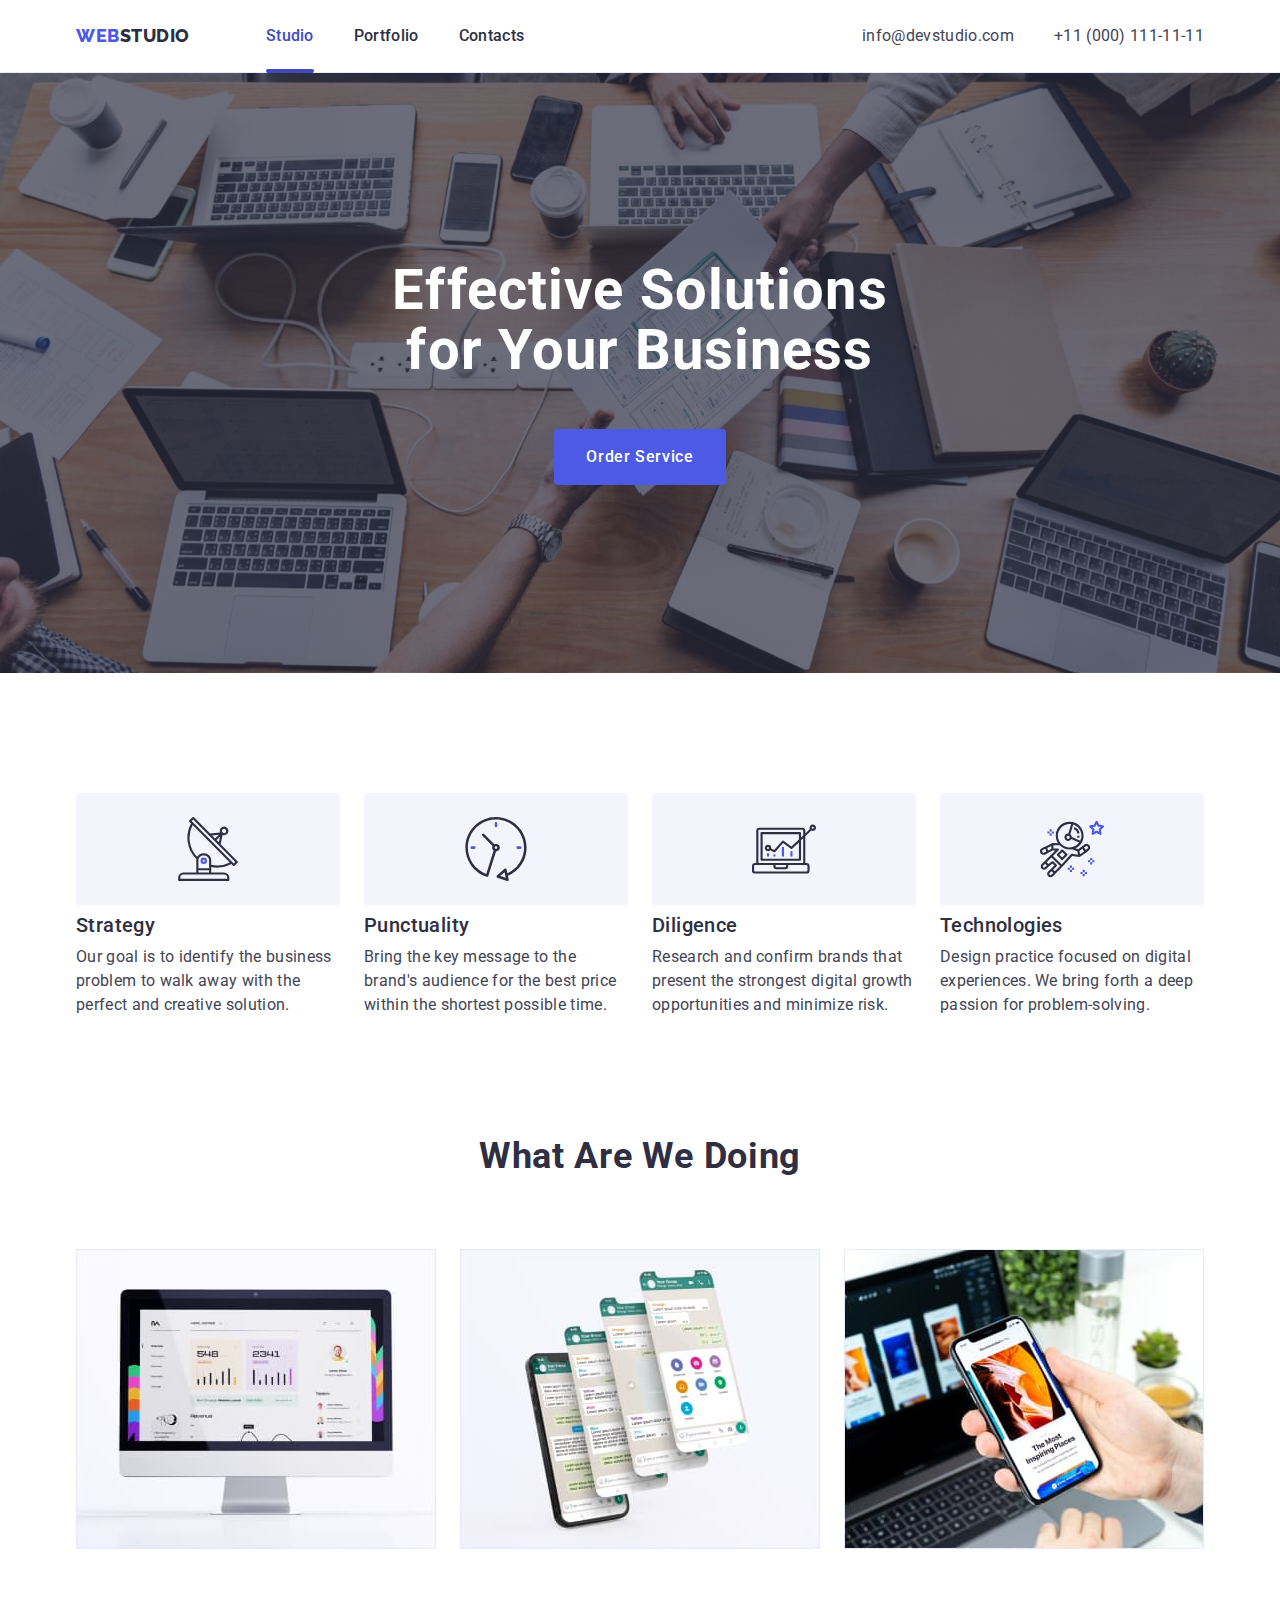
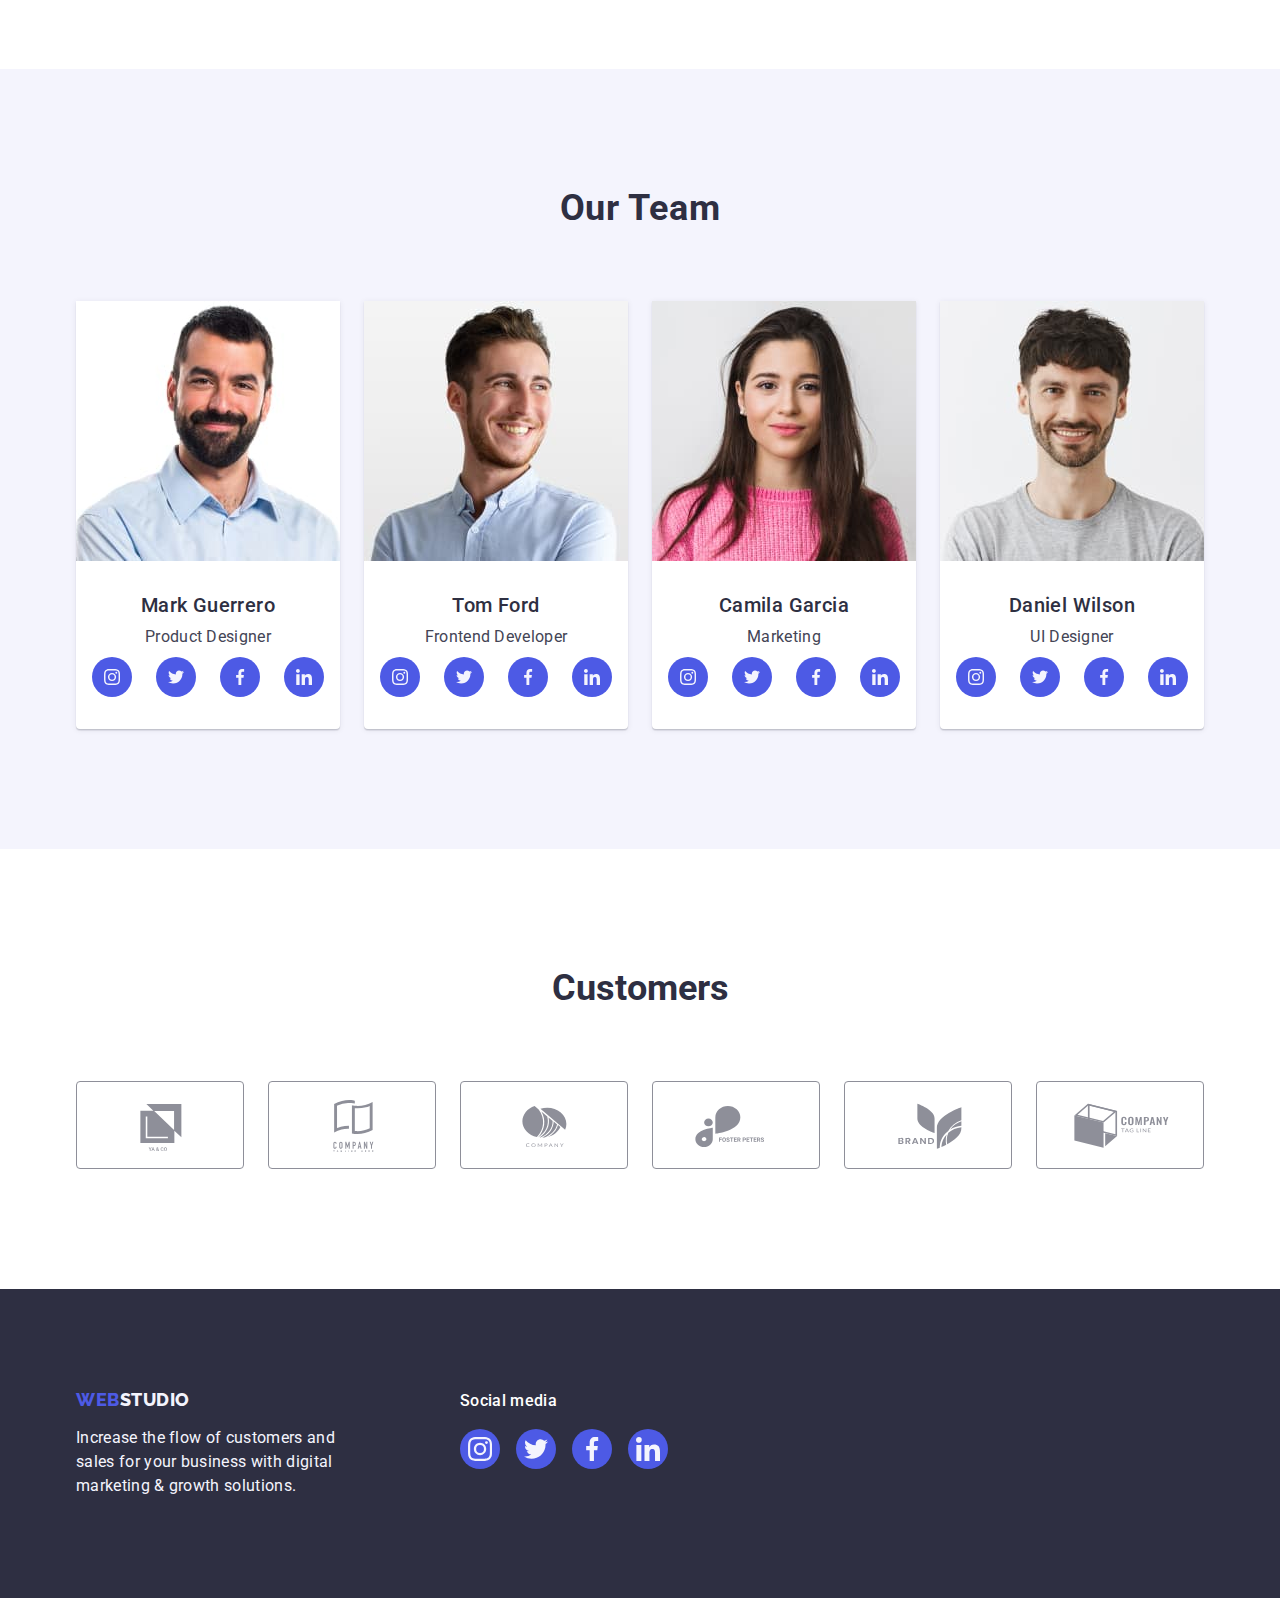
<file: index.html>
<!DOCTYPE html>
<html lang="en">
  <head>
    <meta charset="UTF-8" />
    <meta name="viewport" content="width=device-width, initial-scale=1.0" />
    <title>Document</title>
    <link rel="preconnect" href="https://fonts.googleapis.com" />
    <link rel="preconnect" href="https://fonts.gstatic.com" crossorigin />
    <link
      href="https://fonts.googleapis.com/css2?family=Raleway:wght@800&family=Roboto:wght@400;500;700;900&display=swap"
      rel="stylesheet"
    />
    <link
      rel="stylesheet"
      href="https://cdnjs.cloudflare.com/ajax/libs/modern-normalize/1.0.0/modern-normalize.min.css"
    />
    <link rel="stylesheet" href="./css/styles.css" />
  </head>
  <body>
    <header class="header-backround">
      <div class="container header-container">
        <nav class="section-nav-bar">
          <a href="./index.html" class="logo link logo-nav">
            Web<span class="logo-span">Studio</span></a
          >
          <ul class="list nav-list">
            <li>
              <a href="./index.html" class="font-nav link is-active">Studio</a>
            </li>
            <li>
              <a href="./portfolio.html" class="font-nav link">Portfolio</a>
            </li>
            <li>
              <a href="" class="font-nav link">Contacts</a>
            </li>
          </ul>
        </nav>
        <address class="address">
          <ul class="list address-list">
            <li>
              <a href="mailto:info@devstudio.com" class="font-adress link"
                >info@devstudio.com</a
              >
            </li>
            <li>
              <a href="tel:+110001111111" class="font-adress link"
                >+11 (000) 111-11-11</a
              >
            </li>
          </ul>
        </address>
      </div>
    </header>

    <main>
      <section class="section-one-background">
        <div class="container">
          <h1 class="text-h-one">Effective Solutions for Your Business</h1>
          <button class="order-service-button" type="button" data-modal-open>
            Order Service
          </button>
        </div>
      </section>
      <section class="section">
        <div class="container">
          <h2 class="hide-h-two">Features</h2>
          <ul class="list section-two-list">
            <li class="list-items">
              <div class="icons-container">
                <svg class="svgs" width="64" height="64">
                  <use href="./images/icons.svg#icon-antenna-1"></use>
                </svg>
              </div>
              <h3 class="text-h-three text-section-two">Strategy</h3>
              <p class="text text-section-two-info">
                Our goal is to identify the business problem to walk away with
                the perfect and creative solution.
              </p>
            </li>
            <li class="list-items">
              <div class="icons-container">
                <svg class="svgs" width="64" height="64">
                  <use href="./images/icons.svg#icon-clock"></use>
                </svg>
              </div>
              <h3 class="text-h-three text-section-two">Punctuality</h3>
              <p class="text text-section-two-info">
                Bring the key message to the brand's audience for the best price
                within the shortest possible time.
              </p>
            </li>
            <li class="list-items">
              <div class="icons-container">
                <svg class="svgs" width="64" height="64">
                  <use href="./images/icons.svg#icon-computer"></use>
                </svg>
              </div>
              <h3 class="text-h-three text-section-two">Diligence</h3>
              <p class="text text-section-two-info">
                Research and confirm brands that present the strongest digital
                growth opportunities and minimize risk.
              </p>
            </li>
            <li class="list-items">
              <div class="icons-container">
                <svg class="svgs" width="64" height="64">
                  <use href="./images/icons.svg#icon-astronaut-1"></use>
                </svg>
              </div>
              <h3 class="text-h-three text-section-two">Technologies</h3>
              <p class="text text-section-two-info">
                Design practice focused on digital experiences. We bring forth a
                deep passion for problem-solving.
              </p>
            </li>
          </ul>
        </div>
      </section>

      <section class="section-three">
        <div class="container">
          <h2 class="text-h-two text-sesction-three">What are we doing</h2>
          <ul class="list section-three-list">
            <li class="section-three-items">
              <img
                src="./images/imac.jpg"
                width="360"
                height="300"
                alt="old Imac"
              />
            </li>
            <li class="section-three-items">
              <img
                src="./images/whatsapp.jpg"
                width="360"
                height="300"
                alt="phone with whatsapp aplication"
              />
            </li>
            <li class="section-three-items">
              <img
                src="./images/phoneinhand.jpg"
                width="360"
                height="300"
                alt="someone hold phone in hand"
              />
            </li>
          </ul>
        </div>
      </section>
      <section class="section-four-background section">
        <div class="container">
          <h2 class="text-h-two text-section-four">Our Team</h2>
          <ul class="list section-four-list">
            <li class="list-backround">
              <img
                src="./images/imgmarkguerrero.jpg"
                width="264"
                height="260"
                alt="Man with black beard"
              />
              <div class="text-list-ourteam">
                <h3 class="text-h-three-ourteam">Mark Guerrero</h3>
                <p class="text text-ourteam">Product Designer</p>
                <ul class="logos-people">
                  <li class="logos-people-icons">
                    <a class="logos-people-link" href="">
                      <svg class="svgs" width="16" height="16">
                        <use href="./images/icons.svg#icon-instagram"></use>
                      </svg>
                    </a>
                  </li>
                  <li class="logos-people-icons">
                    <a class="logos-people-link" href="">
                      <svg class="svgs" width="16" height="16">
                        <use href="./images/icons.svg#icon-twitter"></use>
                      </svg>
                    </a>
                  </li>
                  <li class="logos-people-icons">
                    <a class="logos-people-link" href="">
                      <svg class="svgs" width="16" height="16">
                        <use href="./images/icons.svg#icon-facebook"></use>
                      </svg>
                    </a>
                  </li>
                  <li class="logos-people-icons">
                    <a class="logos-people-link" href="">
                      <svg class="svgs" width="16" height="16">
                        <use href="./images/icons.svg#icon-linkedin"></use>
                      </svg>
                    </a>
                  </li>
                </ul>
              </div>
            </li>
            <li class="list-backround">
              <img
                src="./images/imgtomford.jpg"
                width="264"
                height="260"
                alt="smailing man in blue shirt"
              />
              <div class="text-list-ourteam">
                <h3 class="text-h-three-ourteam">Tom Ford</h3>
                <p class="text text-ourteam">Frontend Developer</p>
                <ul class="logos-people">
                  <li class="logos-people-icons">
                    <a class="logos-people-link" href="">
                      <svg class="svgs" width="16" height="16">
                        <use href="./images/icons.svg#icon-instagram"></use>
                      </svg>
                    </a>
                  </li>
                  <li class="logos-people-icons">
                    <a class="logos-people-link" href="">
                      <svg class="svgs" width="16" height="16">
                        <use href="./images/icons.svg#icon-twitter"></use>
                      </svg>
                    </a>
                  </li>
                  <li class="logos-people-icons">
                    <a class="logos-people-link" href="">
                      <svg class="svgs" width="16" height="16">
                        <use href="./images/icons.svg#icon-facebook"></use>
                      </svg>
                    </a>
                  </li>
                  <li class="logos-people-icons">
                    <a class="logos-people-link" href="">
                      <svg class="svgs" width="16" height="16">
                        <use href="./images/icons.svg#icon-linkedin"></use>
                      </svg>
                    </a>
                  </li>
                </ul>
              </div>
            </li>
            <li class="list-backround">
              <img
                src="./images/imgcamilagarcia.jpg"
                width="264"
                height="260"
                alt="woman in pink sweater with long straight brown hair"
              />
              <div class="text-list-ourteam">
                <h3 class="text-h-three-ourteam">Camila Garcia</h3>
                <p class="text text-ourteam">Marketing</p>
                <ul class="logos-people">
                  <li class="logos-people-icons">
                    <a class="logos-people-link" href="">
                      <svg class="svgs" width="16" height="16">
                        <use href="./images/icons.svg#icon-instagram"></use>
                      </svg>
                    </a>
                  </li>
                  <li class="logos-people-icons">
                    <a class="logos-people-link" href="">
                      <svg class="svgs" width="16" height="16">
                        <use href="./images/icons.svg#icon-twitter"></use>
                      </svg>
                    </a>
                  </li>
                  <li class="logos-people-icons">
                    <a class="logos-people-link" href="">
                      <svg class="svgs" width="16" height="16">
                        <use href="./images/icons.svg#icon-facebook"></use>
                      </svg>
                    </a>
                  </li>
                  <li class="logos-people-icons">
                    <a class="logos-people-link" href="">
                      <svg class="svgs" width="16" height="16">
                        <use href="./images/icons.svg#icon-linkedin"></use>
                      </svg>
                    </a>
                  </li>
                </ul>
              </div>
            </li>

            <li class="list-backround">
              <img
                src="./images/imgdanielwilson.jpg"
                width="264"
                height="260"
                alt="smailing man with beard in gray t-shirta"
              />
              <div class="text-list-ourteam">
                <h3 class="text-h-three-ourteam">Daniel Wilson</h3>
                <p class="text text-ourteam">UI Designer</p>
                <ul class="logos-people">
                  <li class="logos-people-icons">
                    <a class="logos-people-link" href="">
                      <svg class="svgs" width="16" height="16">
                        <use href="./images/icons.svg#icon-instagram"></use>
                      </svg>
                    </a>
                  </li>
                  <li class="logos-people-icons">
                    <a class="logos-people-link" href="">
                      <svg class="svgs" width="16" height="16">
                        <use href="./images/icons.svg#icon-twitter"></use>
                      </svg>
                    </a>
                  </li>
                  <li class="logos-people-icons">
                    <a class="logos-people-link" href="">
                      <svg class="svgs" width="16" height="16">
                        <use href="./images/icons.svg#icon-facebook"></use>
                      </svg>
                    </a>
                  </li>
                  <li class="logos-people-icons">
                    <a class="logos-people-link" href="">
                      <svg class="svgs" width="16" height="16">
                        <use href="./images/icons.svg#icon-linkedin"></use>
                      </svg>
                    </a>
                  </li>
                </ul>
              </div>
            </li>
          </ul>
        </div>
      </section>
      <section class="customers">
        <div class="container">
          <h2 class="customers-header">Customers</h2>
          <ul class="customers-list">
            <li class="customers-inside">
              <a class="customers-link" href=" ">
                <svg class="customers-icons" width="104" height="56">
                  <use href="./images/icons.svg#icon-Logo1"></use>
                </svg>
              </a>
            </li>
            <li class="customers-inside">
              <a class="customers-link" href="">
                <svg class="customers-icons" width="104" height="56">
                  <use href="./images/icons.svg#icon-Logo2"></use>
                </svg>
              </a>
            </li>
            <li class="customers-inside">
              <a class="customers-link" href="">
                <svg class="customers-icons" width="104" height="56">
                  <use href="./images/icons.svg#icon-Logo3"></use>
                </svg>
              </a>
            </li>
            <li class="customers-inside">
              <a class="customers-link" href="">
                <svg class="customers-icons" width="104" height="56">
                  <use href="./images/icons.svg#icon-Logo4"></use>
                </svg>
              </a>
            </li>
            <li class="customers-inside">
              <a class="customers-link" href="">
                <svg class="customers-icons" width="104" height="56">
                  <use href="./images/icons.svg#icon-Logo5"></use>
                </svg>
              </a>
            </li>
            <li class="customers-inside">
              <a class="customers-link" href="">
                <svg class="customers-icons" width="104" height="56">
                  <use href="./images/icons.svg#icon-Logo6"></use>
                </svg>
              </a>
            </li>
          </ul>
        </div>
      </section>
    </main>

    <footer class="fotter-background footer-container">
      <div class="container footer">
        <div class="footer-position">
          <a class="logo link footer-link" href="./index.html"
            >Web<span class="logo-span-fotter">Studio</span></a
          >
          <p class="text-fotter">
            Increase the flow of customers and sales for your business with
            digital marketing & growth solutions.
          </p>
        </div>
        <div class="socials-container">
          <p class="socials-text">Social media</p>
          <ul class="socials-list">
            <li class="socials-icons">
              <a class="socials-link" href="">
                <svg class="socials-icons-display" width="24" height="24">
                  <use href="./images/icons.svg#icon-instagram"></use>
                </svg>
              </a>
            </li>
            <li class="socials-icons">
              <a class="socials-link" href="">
                <svg class="socials-icons-display" width="24" height="24">
                  <use href="./images/icons.svg#icon-twitter"></use>
                </svg>
              </a>
            </li>
            <li class="socials-icons">
              <a class="socials-link" href="">
                <svg class="socials-icons-display" width="24" height="24">
                  <use href="./images/icons.svg#icon-facebook"></use>
                </svg>
              </a>
            </li>
            <li class="socials-icons">
              <a class="socials-link" href="">
                <svg class="socials-icons-display" width="24" height="24">
                  <use href="./images/icons.svg#icon-linkedin"></use>
                </svg>
              </a>
            </li>
          </ul>
        </div>
      </div>
    </footer>
    <div class="backdrop is-hidden" data-modal>
      <div class="modal">
        <button class="modal-btn-close" type="button" data-modal-close>
          <svg class="icon-close icon-modal-close" width="8" height="8">
            <use href="./images/icons.svg#icon-close"></use>
          </svg>
        </button>
      </div>
    </div>
    <script src="./js/modal.js"></script>
  </body>
</html>
</file>
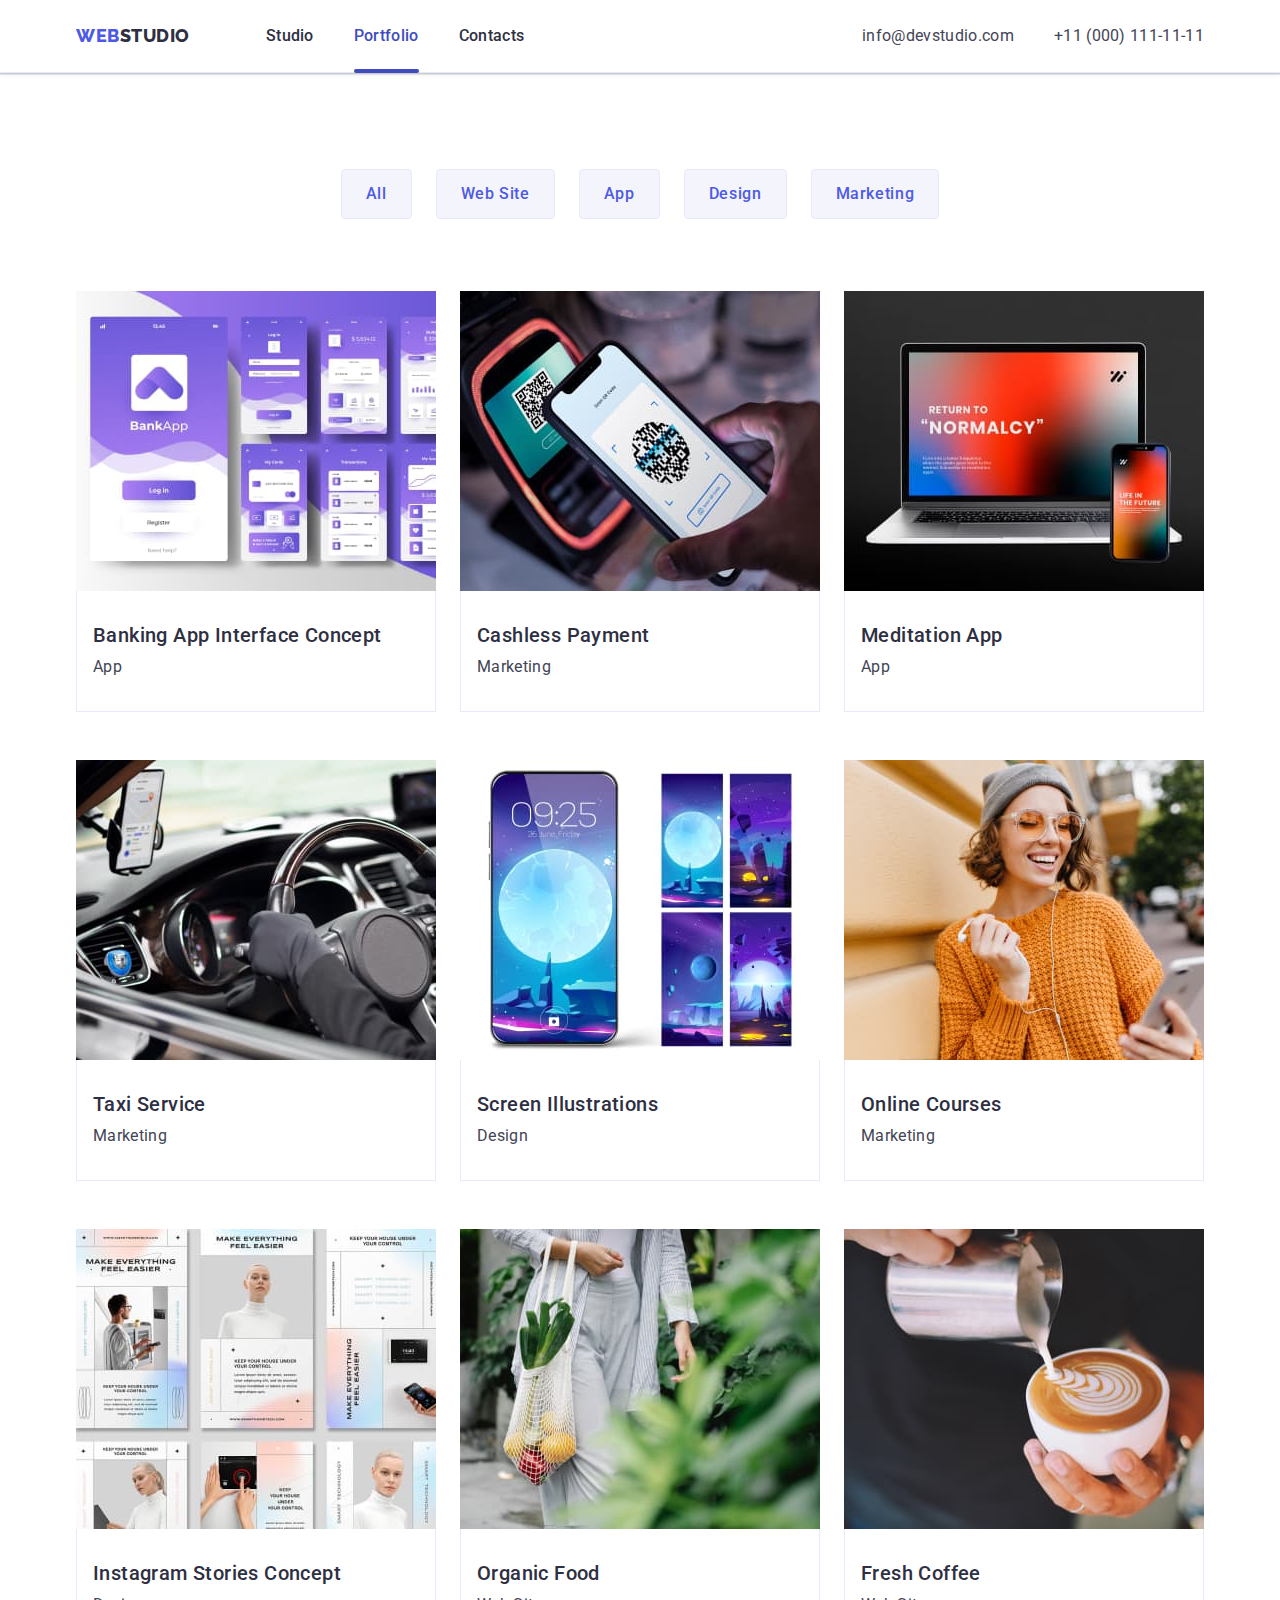
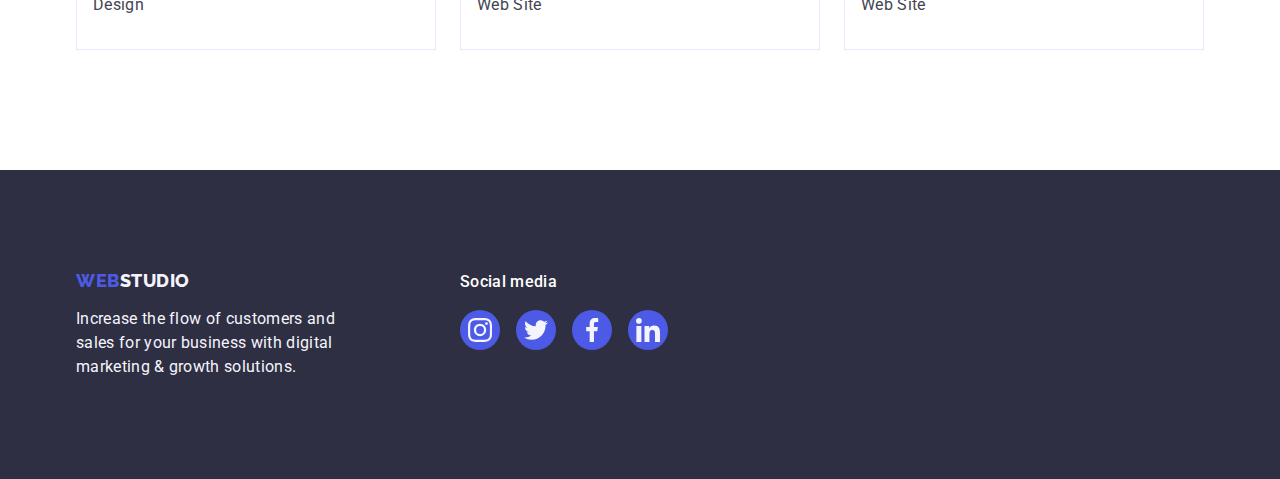
<file: portfolio.html>
<!DOCTYPE html>
<html lang="en">
  <head>
    <meta charset="UTF-8" />
    <meta name="viewport" content="width=device-width, initial-scale=1.0" />
    <title>Portfolio</title>
    <link rel="preconnect" href="https://fonts.googleapis.com" />
    <link rel="preconnect" href="https://fonts.gstatic.com" crossorigin />
    <link
      href="https://fonts.googleapis.com/css2?family=Raleway:wght@800&family=Roboto:wght@400;500;700;900&display=swap"
      rel="stylesheet"
    />
    <link
      rel="stylesheet"
      href="https://cdnjs.cloudflare.com/ajax/libs/modern-normalize/1.0.0/modern-normalize.min.css"
    />
    <link rel="stylesheet" href="./css/styles.css" />
  </head>

  <body>
    <header class="header-backround">
      <div class="container header-container">
        <nav class="section-nav-bar">
          <a href="./index.html" class="logo link logo-nav">
            Web<span class="logo-span">Studio</span></a
          >
          <ul class="list nav-list">
            <li>
              <a href="./index.html" class="font-nav link">Studio</a>
            </li>
            <li>
              <a href="./portfolio.html" class="font-nav link is-active"
                >Portfolio</a
              >
            </li>
            <li>
              <a href="" class="font-nav link">Contacts</a>
            </li>
          </ul>
        </nav>
        <address class="address">
          <ul class="list address-list">
            <li>
              <a href="mailto:info@devstudio.com" class="font-adress link"
                >info@devstudio.com</a
              >
            </li>
            <li>
              <a href="tel:+110001111111" class="font-adress link"
                >+11 (000) 111-11-11</a
              >
            </li>
          </ul>
        </address>
      </div>
    </header>
    <main>
      <section class="section-main">
        <div class="container">
          <h1 class="hide-h-two">Buttons menu</h1>
          <ul class="list filters-list">
            <li><button type="button" class="portfolio-button">All</button></li>
            <li>
              <button type="button" class="portfolio-button">Web Site</button>
            </li>
            <li><button type="button" class="portfolio-button">App</button></li>
            <li>
              <button type="button" class="portfolio-button">Design</button>
            </li>
            <li>
              <button type="button" class="portfolio-button">Marketing</button>
            </li>
          </ul>

          <ul class="list list-portfolio-main">
            <li class="list-portfolio-images">
              <a href="./images/bankApp.jpg" class="link buttons-link">
                <div class="image-photo">
                  <img
                    src="./images/bankApp.jpg"
                    width="360"
                    height="300"
                    alt="screens with layout bank aplication"
                  />
                  <p class="image-text">
                    14 Stylish and User-Friendly App Design Concepts · Task
                    Manager App · Calorie Tracker App · Exotic Fruit Ecommerce
                    App · Cloud Storage App
                  </p>
                </div>
                <div class="list-portfolio-description">
                  <h2 class="portfolio-text-h-two">
                    Banking App Interface Concept
                  </h2>
                  <p class="text">App</p>
                </div>
              </a>
            </li>

            <li class="list-portfolio-images">
              <a href="./images/cashlessPayment.jpg" class="link buttons-link">
                <div class="image-photo">
                  <img
                    src="./images/cashlessPayment.jpg"
                    width="360"
                    height="300"
                    alt="someone pays cashless by phone"
                  />
                  <p class="image-text">
                    14 Stylish and User-Friendly App Design Concepts · Task
                    Manager App · Calorie Tracker App · Exotic Fruit Ecommerce
                    App · Cloud Storage App
                  </p>
                </div>
                <div class="list-portfolio-description">
                  <h2 class="portfolio-text-h-two">Cashless Payment</h2>
                  <p class="text">Marketing</p>
                </div>
              </a>
            </li>

            <li class="list-portfolio-images">
              <a href="./images/meditationApp.jpg" class="link buttons-link">
                <div class="image-photo">
                  <img
                    src="./images/meditationApp.jpg"
                    width="360"
                    height="300"
                    alt="notebook with title return to normalcy"
                  />
                  <p class="image-text">
                    14 Stylish and User-Friendly App Design Concepts · Task
                    Manager App · Calorie Tracker App · Exotic Fruit Ecommerce
                    App · Cloud Storage App
                  </p>
                </div>
                <div class="list-portfolio-description">
                  <h2 class="portfolio-text-h-two">Meditation App</h2>
                  <p class="text">App</p>
                </div>
              </a>
            </li>

            <li class="list-portfolio-images">
              <a href="./images/taxiService.jpg" class="link buttons-link">
                <div class="image-photo">
                  <img
                    src="./images/taxiService.jpg"
                    width="360"
                    height="300"
                    alt="someone holding steering wheel"
                  />
                  <p class="image-text">
                    14 Stylish and User-Friendly App Design Concepts · Task
                    Manager App · Calorie Tracker App · Exotic Fruit Ecommerce
                    App · Cloud Storage App
                  </p>
                </div>
                <div class="list-portfolio-description">
                  <h2 class="portfolio-text-h-two">Taxi Service</h2>
                  <p class="text">Marketing</p>
                </div>
              </a>
            </li>

            <li class="list-portfolio-images">
              <a
                href="./images/screenIllustrations.jpg"
                class="link buttons-link"
                ><div class="image-photo">
                  <img
                    src="./images/screenIllustrations.jpg"
                    width="360"
                    height="300"
                    alt="some phone screens "
                  />
                  <p class="image-text">
                    14 Stylish and User-Friendly App Design Concepts · Task
                    Manager App · Calorie Tracker App · Exotic Fruit Ecommerce
                    App · Cloud Storage App
                  </p>
                </div>
                <div class="list-portfolio-description">
                  <h2 class="portfolio-text-h-two">Screen Illustrations</h2>
                  <p class="text">Design</p>
                </div>
              </a>
            </li>

            <li class="list-portfolio-images">
              <a href="./images/onlineCourses.jpg" class="link buttons-link">
                <div class="image-photo">
                  <img
                    src="./images/onlineCourses.jpg"
                    width="360"
                    height="300"
                    alt="smiling woman talking whit use headphones"
                  />
                  <p class="image-text">
                    14 Stylish and User-Friendly App Design Concepts · Task
                    Manager App · Calorie Tracker App · Exotic Fruit Ecommerce
                    App · Cloud Storage App
                  </p>
                </div>
                <div class="list-portfolio-description">
                  <h2 class="portfolio-text-h-two">Online Courses</h2>
                  <p class="text">Marketing</p>
                </div>
              </a>
            </li>

            <li class="list-portfolio-images">
              <a href="./images/instagramStories.jpg" class="link buttons-link">
                <div class="image-photo">
                  <img
                    src="./images/instagramStories.jpg"
                    width="360"
                    height="300"
                    alt="some designe presentation"
                  />
                  <p class="image-text">
                    14 Stylish and User-Friendly App Design Concepts · Task
                    Manager App · Calorie Tracker App · Exotic Fruit Ecommerce
                    App · Cloud Storage App
                  </p>
                </div>
                <div class="list-portfolio-description">
                  <h2 class="portfolio-text-h-two">
                    Instagram Stories Concept
                  </h2>
                  <p class="text">Design</p>
                </div>
              </a>
            </li>

            <li class="list-portfolio-images">
              <a href="./images/organicFood.jpg" class="link buttons-link">
                <div class="image-photo">
                  <img
                    src="./images/organicFood.jpg"
                    width="360"
                    height="300"
                    alt="woman carrying weighing scales"
                  />
                  <p class="image-text">
                    14 Stylish and User-Friendly App Design Concepts · Task
                    Manager App · Calorie Tracker App · Exotic Fruit Ecommerce
                    App · Cloud Storage App
                  </p>
                </div>
                <div class="list-portfolio-description">
                  <h2 class="portfolio-text-h-two">Organic Food</h2>
                  <p class="text">Web Site</p>
                </div>
              </a>
            </li>

            <li class="list-portfolio-images">
              <a href="./images/freshCoffe.jpg" class="link buttons-link">
                <div class="image-photo">
                  <img
                    src="./images/freshCoffe.jpg"
                    width="360"
                    height="300"
                    alt="barista making a nice picture of milk on coffee"
                  />
                  <p class="image-text">
                    14 Stylish and User-Friendly App Design Concepts · Task
                    Manager App · Calorie Tracker App · Exotic Fruit Ecommerce
                    App · Cloud Storage App
                  </p>
                </div>
                <div class="list-portfolio-description">
                  <h2 class="portfolio-text-h-two">Fresh Coffee</h2>
                  <p class="text">Web Site</p>
                </div>
              </a>
            </li>
          </ul>
        </div>
      </section>
    </main>
    <footer class="fotter-background footer-container">
      <div class="container footer">
        <div class="footer-position">
          <a class="logo link footer-link" href="./index.html"
            >Web<span class="logo-span-fotter">Studio</span></a
          >
          <p class="text-fotter">
            Increase the flow of customers and sales for your business with
            digital marketing & growth solutions.
          </p>
        </div>
        <div class="socials-container">
          <p class="socials-text">Social media</p>
          <ul class="socials-list">
            <li class="socials-icons">
              <a class="socials-link" href="">
                <svg class="socials-icons-display" width="24" height="24">
                  <use href="./images/icons.svg#icon-instagram"></use>
                </svg>
              </a>
            </li>
            <li class="socials-icons">
              <a class="socials-link" href="">
                <svg class="socials-icons-display" width="24" height="24">
                  <use href="./images/icons.svg#icon-twitter"></use>
                </svg>
              </a>
            </li>
            <li class="socials-icons">
              <a class="socials-link" href="">
                <svg class="socials-icons-display" width="24" height="24">
                  <use href="./images/icons.svg#icon-facebook"></use>
                </svg>
              </a>
            </li>
            <li class="socials-icons">
              <a class="socials-link" href="">
                <svg class="socials-icons-display" width="24" height="24">
                  <use href="./images/icons.svg#icon-linkedin"></use>
                </svg>
              </a>
            </li>
          </ul>
        </div>
      </div>
    </footer>
  </body>
</html>
</file>
<file: css/styles.css>
* {
  margin: 0;
  padding: 0;
}

:root {
  --color-iris: #4d5ae5;
  --color-ocean: #404bbf;
  --color-navyblue: #2e2f42;
  --color-green: #31d0aa;
  --color-slate: #434455;
  --color-lightslate: #8e8f99;
  --color-cornflower: #e7e9fc;
  --color-cloud: #f4f4fd;
  --color-navybluemodel: #2e2f42;
  --bcolor-gray: #2e2f42;
  --color-white: #ffffff;
  --color-dairy: #fcfcfc;
}

ul,
ol {
  list-style: none;
  margin: 0;
  padding-left: 0;
}

body {
  font-family: "Raleway", sans-serif;
  font-family: "Roboto", sans-serif;
  color: var(--color-slate);
  background-color: var(--color-white);
}

.list {
  list-style: none;
}
.link {
  text-decoration: none;
}

.logo {
  font-family: "Raleway", sans-serif;
  font-size: 18px;
  font-weight: 800;
  line-height: 1.17;
  letter-spacing: 0.03em;
  color: var(--color-iris);
  text-transform: uppercase;
}

.logo-transition {
  transition-property: background-color;
  transition-duration: 250ms;
  transition-timing-function: cubic-bezier(0.4, 0, 0.2, 1);
}

.logo-nav {
  margin-right: 76px;
}

.logo-span {
  font-family: "Raleway", sans-serif;
  font-size: 18px;
  font-weight: 800;
  line-height: 1.17;
  letter-spacing: 0.03em;
  color: var(--color-navyblue);
  text-transform: uppercase;
}

.font-nav {
  font-size: 16px;
  font-weight: 500;
  line-height: 1.5;
  letter-spacing: 0.02em;
  color: var(--color-navyblue);
  cursor: poiner;
  display: block;
  padding-top: 24px;
  padding-bottom: 24px;
}

.font-nav:hover {
  color: var(--color-ocean);
}

.font-nav:focus {
  color: var(--color-ocean);
}

.address {
  font-style: normal;
  margin-left: auto;
}

.font-adress {
  font-size: 16px;
  line-height: 1.5;
  letter-spacing: 0.02em;
  font-style: normal;
  color: var(--color-slate);
  display: flex;
  gap: 40px;
  padding: 24px 0;
  transition-property: color;
  transition-duration: 250ms;
  transition-timing-function: cubic-bezier(0.4, 0, 0.2, 1);
}

.font-adress:hover {
  color: var(--color-ocean);
}
.font-adress:focus {
  color: var(--color-ocean);
}

.header-backround {
  box-shadow: 0px 2px 1px rgba(46, 47, 66, 0.08),
    0px 1px 1px rgba(46, 47, 66, 0.16), 0px 1px 6px rgba(46, 47, 66, 0.08);
  border-bottom: 1px solid var(--color-cornflower);
}

.section-one-background {
  background-color: var(--color-navyblue);
  padding: 188px 0;
  max-width: 1440px;
  background-repeat: no-repeat;
  background-position: center;
  background-size: cover;
  display: flex;
  justify-content: center;
  align-items: center;
  background-image: linear-gradient(
      rgba(46, 47, 66, 0.7),
      rgba(46, 47, 66, 0.7)
    ),
    url("../images/office.jpg");
  margin: auto;
}

.order-service-button {
  background: var(--color-iris);
  cursor: pointer;
  font-family: inherit;
  font-size: 16px;
  font-weight: 500;
  line-height: 1.5;
  color: var(--color-white);
  letter-spacing: 0.04em;
  display: block;
  min-width: 169px;
  margin: 0 auto;
  padding: 16px 32px;
  border: none;
  border-radius: 4px;
  transition-property: background-color;
  transition-duration: 250ms;
  transition-timing-function: cubic-bezier(0.4, 0, 0.2, 1);
}

.order-service-button:hover {
  background: var(--color-ocean);
  font-family: inherit;
}

.order-service-button:focus {
  background-color: var(--color-ocean);
  font-family: inherit;
}

.text-h-one {
  font-size: 56px;
  font-weight: 700;
  line-height: 1.07;
  letter-spacing: 0.02em;
  color: var(--color-white);
  text-align: center;
  max-width: 496px;
  margin: 0 auto;
  margin-bottom: 48px;
}

.text-h-two {
  font-size: 36px;
  font-weight: 700;
  line-height: 1.11;
  color: var(--color-navyblue);
  letter-spacing: 0.02em;
  text-transform: capitalize;
  text-align: center;
}

.text-h-three-features {
  font-size: 20px;
  font-weight: 500;
  line-height: 1.2;
  color: var(--color-navyblue);
  letter-spacing: 0.02em;
  text-transform: capitalize;
}

.text-h-three {
  font-size: 20px;
  font-weight: 500;
  line-height: 1.2;
  color: var(--color-navyblue);
  letter-spacing: 0.02em;
  text-transform: capitalize;
}
.portfolio-text-h-two {
  font-size: 20px;
  font-weight: 500;
  line-height: 1.2;
  color: var(--color-navyblue);
  letter-spacing: 0.02em;
  margin-bottom: 8px;
}

.text {
  font-size: 16px;
  line-height: 1.5;
  color: var(--color-slate);
  letter-spacing: 0.02em;
}

.section-four-background {
  background: var(--color-cloud);
}

.list-backround {
  background: var(--color-white);
  border-radius: 0px 0px 4px 4px;
  box-shadow: 0px 2px 1px 0px rgba(46, 47, 66, 0.08),
    0px 1px 1px 0px rgba(46, 47, 66, 0.16),
    0px 1px 6px 0px rgba(46, 47, 66, 0.08);
}

.fotter-background {
  background: var(--color-navyblue);
}

.logo-span-fotter {
  font-family: "Raleway", sans-serif;
  font-size: 18px;
  font-weight: 800;
  line-height: 1.17;
  color: var(--color-cloud);
  text-transform: uppercase;
  letter-spacing: 0.03em;
}

.text-fotter {
  font-size: 16px;
  line-height: 1.5;
  color: var(--color-cloud);
  letter-spacing: 0.02em;
  width: 264px;
}

.portfolio-button {
  font-family: "Roboto", sans-serif;
  font-size: 16px;
  font-weight: 500;
  line-height: 1.5;
  letter-spacing: 0.04em;
  background: var(--color-cloud);
  color: var(--color-iris);
  text-align: center;
  display: block;
  padding: 12px 24px;
  justify-content: center;
  align-items: center;
  border-radius: 4px;
  border: 1px solid var(--CORNFLOWER, #e7e9fc);
  background: var(--CLOUD, #f4f4fd);
  transition-property: color, background-color, border-color, box-shadow;
  transition-duration: 250ms;
  transition-timing-function: cubic-bezier(0.4, 0, 0.2, 1);
}

.portfolio-button:hover {
  background: var(--color-ocean);
  color: var(--color-white);
  border: 1px solid transparent;
  box-shadow: 0px 3px 1px rgba(0, 0, 0, 0.1), 0px 2px 1px rgba(0, 0, 0, 0.08),
    0px 2px 2px rgba(0, 0, 0, 0.12);
}

.portfolio-button:focus {
  background: var(--color-ocean);
  color: var(--color-white);
  border: 1px solid transparent;
  box-shadow: 0px 3px 1px rgba(0, 0, 0, 0.1), 0px 2px 1px rgba(0, 0, 0, 0.08),
    0px 2px 2px rgba(0, 0, 0, 0.12);
}

.container {
  width: 1158px;
  padding-inline: 15px;
  margin-inline: auto;
}

.header-container {
  display: flex;
  align-items: center;
}

.section-nav-bar {
  display: flex;
  align-items: center;
}

.nav-list {
  display: flex;
  gap: 40px;
  align-items: center;
}

.address-list {
  display: flex;
  gap: 40px;
}

.section {
  padding-top: 120px;
  padding-bottom: 120px;
}

.section-three {
  padding-bottom: 120px;
}

.hide-h-two {
  position: absolute;
  width: 1px;
  height: 1px;
  margin: -1px;
  border: 0;
  padding: 0;
  white-space: nowrap;
  clip-path: inset(100%);
  clip: rect(0 0 0 0);
  overflow: hidden;
}

.section-two-list {
  display: flex;
  align-items: center;
  gap: 24px;
}
.list-items {
  max-width: 264px;
}
.text-section-two {
  max-width: 264px;
  margin-bottom: 8px;
}

.text-section-two-info {
  width: 264px;
}

.text-sesction-three {
  padding-top: 0px;
  margin-bottom: 72px;
}

.section-three-list {
  display: flex;
  gap: 24px;
}

.section-four-list {
  display: flex;
  gap: 24px;
}

.text-section-four {
  margin-bottom: 72px;
}

.text-list-ourteam {
  padding: 32px 0;
}

.text-h-three-ourteam {
  font-size: 20px;
  font-weight: 500;
  line-height: 1.2;
  color: var(--color-navyblue);
  letter-spacing: 0.02em;
  text-transform: capitalize;
  text-align: center;
  margin-bottom: 8px;
}

.text-ourteam {
  text-align: center;
  margin-bottom: 8px;
}

.footer-container {
  padding-top: 100px;
  padding-bottom: 100px;
}
img {
  display: block;
}

.footer-link {
  display: inline-block;
  margin-bottom: 16px;
  transition-property: background-color;
  transition-duration: 250ms;
  transition-timing-function: cubic-bezier(0.4, 0, 0.2, 1);
}
.filters-list {
  display: flex;
  justify-content: center;
  gap: 24px;
  margin-bottom: 72px;
}

.section-three-items {
}

.section-main {
  padding-top: 96px;
  padding-bottom: 120px;
}
.list-portfolio-main {
  display: flex;
  flex-wrap: wrap;
  column-gap: 24px;
  row-gap: 48px;
}

.list-portfolio-images {
  width: calc((100% - 48px) / 3);
}

.list-portfolio-description {
  padding: 32px 16px;
  border: 1px solid var(--color-cornflower);
  border-top: none;
}

.icons-container {
  display: flex;
  align-items: center;
  justify-content: center;
  height: 112px;
  background-color: var(--color-cloud);
  border-radius: 4px;
  margin-bottom: 8px;
}

.svgs {
  fill: #f4f4fd;
}

.logos-people {
  display: flex;
  justify-content: center;
  gap: 24px;
}

.logos-people-icons {
  width: 40px;
  height: 40px;
}

.logos-people-link {
  width: 100%;
  height: 100%;
  background-color: var(--color-iris);
  border-radius: 50%;
  display: flex;
  align-items: center;
  justify-content: center;
  transition-property: background-color;
  transition-duration: 250ms;
  transition-timing-function: cubic-bezier(0.4, 0, 0.2, 1);
}

.logos-people-link:hover,
.logos-people-link:focus {
  background-color: var(--color-ocean);
}

.customers {
  padding-top: 120px;
  padding-bottom: 120px;
}

.customers-header {
  font-size: 36px;
  line-height: 1.11;
  color: var(--color-navyblue);
  margin-bottom: 72px;
  display: flex;
  align-items: center;
  justify-content: center;
}
.customers-list {
  display: flex;
  gap: 24px;
}

.customers-inside {
  width: calc((100% - 120px) / 6);
  height: 88px;
}

.customers-link {
  width: 100%;
  height: 100%;
  border: 1px solid var(--color-lightslate);
  border-radius: 4px;
  display: flex;
  align-items: center;
  justify-content: center;
  color: var(--color-lightslate);
  transition-property: border-color, color;
  transition-duration: 250ms;
  transition-timing-function: cubic-bezier(0.4, 0, 0.2, 1);
}

.customers-icons {
  fill: currentColor;
}

.customers-link:hover,
.customers-link:focus {
  border-color: var(--color-ocean);
  color: var(--color-ocean);
}
.footer {
  display: flex;
  align-items: baseline;
}

.footer-position {
  margin-right: 120px;
}
.socials-text {
  font-weight: 500;
  font-size: 16px;
  line-height: 1.5;
  letter-spacing: 0.02em;
  color: var(--color-white);
  margin-bottom: 16px;
}
.socials-list {
  display: flex;
  gap: 16px;
}
.socials-icons {
  height: 40px;
  width: 40px;
}
.socials-link {
  width: 100%;
  height: 100%;
  background-color: var(--color-iris);
  border-radius: 50%;
  display: flex;
  align-items: center;
  justify-content: center;
  transition-property: background-color;
  transition-duration: 250ms;
  transition-timing-function: cubic-bezier(0.4, 0, 0.2, 1);
}
.socials-link:hover,
.socials-link:focus {
  background-color: var(--color-green);
}

.socials-icons-display {
  fill: var(--color-cloud);
}

.is-active {
  position: relative;
  color: var(--color-ocean);
  transition-property: color;
  transition-duration: 250ms;
  transition-timing-function: cubic-bezier(0.4, 0, 0.2, 1);
}

.is-active::after {
  content: "";
  position: absolute;
  width: 100%;
  left: 0;
  bottom: -1px;
  height: 4px;
  background-color: var(--color-ocean);
  border-radius: 2px;
}

.buttons-link {
  display: block;
  transition-property: box-shadow;
  transition-duration: 250ms;
  transition-timing-function: cubic-bezier(0.4, 0, 0.2, 1);
}
.buttons-link:hover,
.buttons-link:focus {
  box-shadow: 0px 1px 6px rgba(46, 47, 66, 0.08),
    0px 1px 1px rgba(46, 47, 66, 0.16), 0px 2px 1px rgba(46, 47, 66, 0.08);
}

.image-photo {
  position: relative;
  overflow: hidden;
}

.image-text {
  position: absolute;
  top: 0px;
  font-size: 16px;
  line-height: 1.5;
  letter-spacing: 0.02em;
  color: var(--color-cloud);
  padding: 40px 32px;
  background-color: var(--color-iris);
  height: 100%;
  width: 100%;
  transform: translateY(100%);
  transition-property: transform;
  transition-duration: 250ms;
  transition-timing-function: cubic-bezier(0.4, 0, 0.2, 1);
}

.buttons-link:hover .image-text,
.buttons-link:focus .image-text {
  transform: translateY(0%);
}

/* Modal */

.is-hidden {
  visibility: hidden;
  pointer-events: none;
  opacity: 0;
}

.backdrop {
  position: fixed;
  left: 0;
  top: 0;
  width: 100%;
  height: 100%;
  background-color: rgba(46, 47, 66, 0.4);
  transition-property: opacity, visibility;
  transition-duration: 250ms;
  transition-timing-function: cubic-bezier(0.4, 0, 0.2, 1);
}

.modal {
  position: absolute;
  top: 50%;
  left: 50%;
  width: 408px;
  min-height: 584px;
  background-color: var(--color-dairy);
  box-shadow: 0px 1px 1px rgba(0, 0, 0, 0.14), 0px 1px 3px rgba(0, 0, 0, 0.12),
    0px 2px 1px rgba(0, 0, 0, 0.2);
  border-radius: 4px;
  transform: translate(-50%, -50%) scale(1);
  transition-property: transform;
  transition-duration: 250ms;
  transition-timing-function: cubic-bezier(0.4, 0, 0.2, 1);
}

.modal-btn-close {
  position: absolute;
  top: 24px;
  right: 24px;
  width: 24px;
  height: 24px;
  border: 1px solid rgba(0, 0, 0, 0.1);
  background-color: var(--color-cornflower);
  border-radius: 50%;
  cursor: pointer;
  display: flex;
  align-items: center;
  justify-content: center;
  transition-property: background-color, border;
  transition-duration: 250ms;
  transition-timing-function: cubic-bezier(0.4, 0, 0.2, 1);
}

.modal-btn-close:hover,
.modal-btn-close:focus {
  background-color: var(--color-ocean);
  border: none;
  fill: var(--color-white);
}

.icon-modal-close {
  transition-property: fill;
  transition-duration: 250ms;
  transition-timing-function: cubic-bezier(0.4, 0, 0.2, 1);
}
</file>
